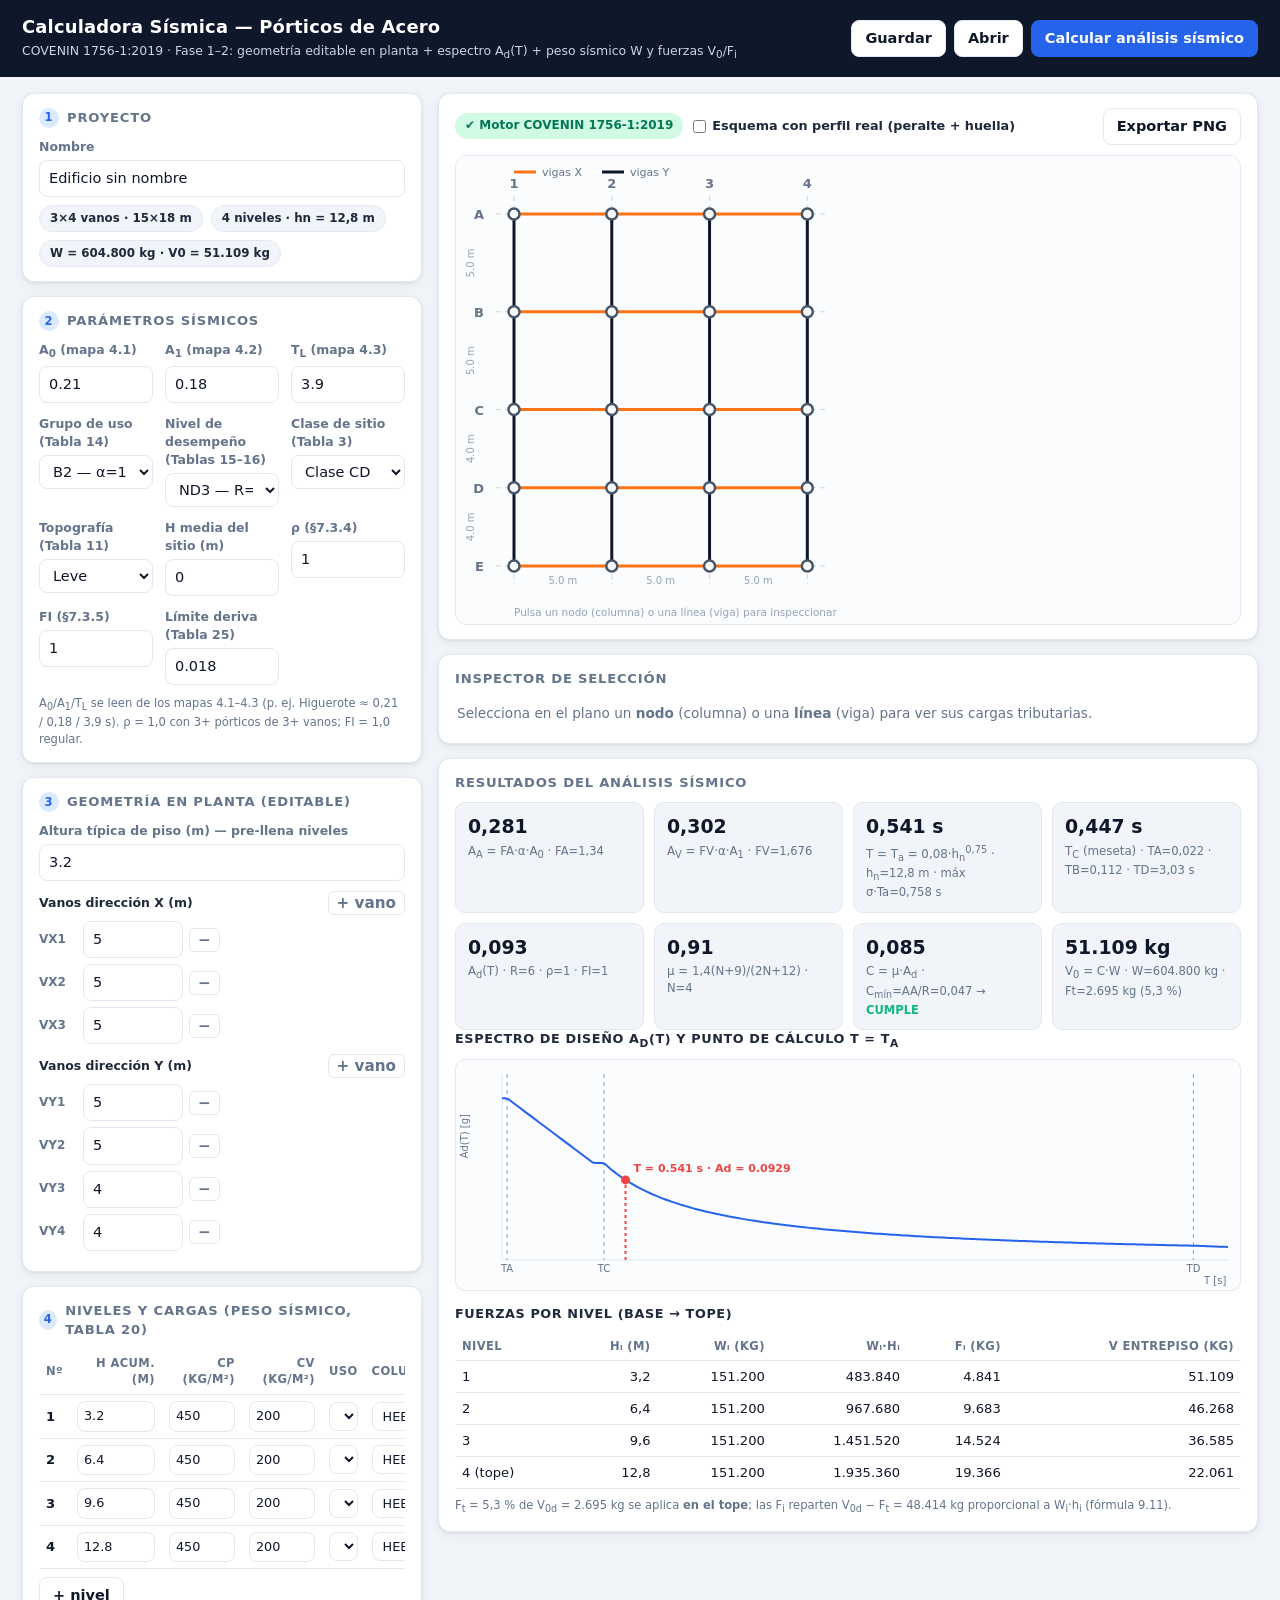
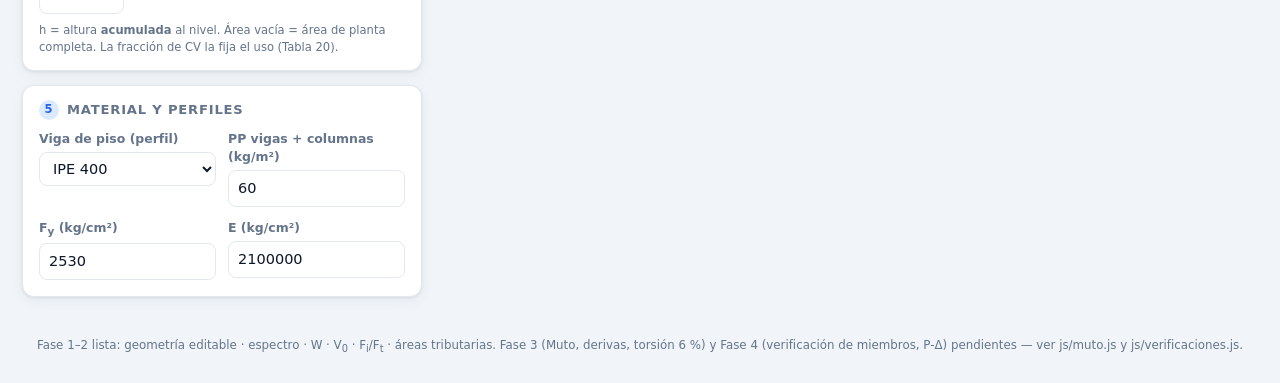
<file: ACERO/calculadora-sismica/index.html>
<!DOCTYPE html>
<html lang="es">
<head>
  <meta charset="UTF-8">
  <meta name="viewport" content="width=device-width, initial-scale=1.0">
  <title>Calculadora Sísmica · Pórticos de Acero · COVENIN 1756-1:2019</title>
  <link rel="stylesheet" href="css/styles.css">
</head>
<body>

<header>
  <div>
    <h1>Calculadora Sísmica — Pórticos de Acero</h1>
    <div class="sub">COVENIN 1756-1:2019 · Fase 1–2: geometría editable en planta + espectro A<sub>d</sub>(T) + peso sísmico W y fuerzas V<sub>0</sub>/F<sub>i</sub></div>
  </div>
  <div class="acciones">
    <button id="btn-guardar" title="Descargar proyecto .json">Guardar</button>
    <button id="btn-abrir" title="Abrir proyecto .json">Abrir</button>
    <input type="file" id="file-abrir" accept=".json,application/json" hidden>
    <button id="btn-calcular" class="primario">Calcular análisis sísmico</button>
  </div>
</header>

<main>

  <!-- ==================== PANEL DE ENTRADAS ==================== -->
  <aside>

    <div class="card">
      <h2><span class="num">1</span> Proyecto</h2>
      <label class="campo" for="in-proyecto">Nombre</label>
      <input type="text" id="in-proyecto" placeholder="Edificio sin nombre">
      <div class="chips">
        <span class="chip" id="chip-geo">—</span>
        <span class="chip" id="chip-niv">—</span>
        <span class="chip" id="chip-w">W = — · V0 = —</span>
      </div>
    </div>

    <div class="card">
      <h2><span class="num">2</span> Parámetros sísmicos</h2>
      <div class="grid3">
        <div class="caja-campo">
          <label class="campo" for="s-A0">A<sub>0</sub> (mapa 4.1)</label>
          <input type="number" id="s-A0" step="0.01" min="0">
        </div>
        <div class="caja-campo">
          <label class="campo" for="s-A1">A<sub>1</sub> (mapa 4.2)</label>
          <input type="number" id="s-A1" step="0.01" min="0">
        </div>
        <div class="caja-campo">
          <label class="campo" for="s-TL">T<sub>L</sub> (mapa 4.3)</label>
          <input type="number" id="s-TL" step="0.1" min="0">
        </div>
        <div class="caja-campo">
          <label class="campo" for="s-grupo">Grupo de uso (Tabla 14)</label>
          <select id="s-grupo"></select>
        </div>
        <div class="caja-campo">
          <label class="campo" for="s-nd">Nivel de desempeño (Tablas 15–16)</label>
          <select id="s-nd"></select>
        </div>
        <div class="caja-campo">
          <label class="campo" for="s-sitio">Clase de sitio (Tabla 3)</label>
          <select id="s-sitio"></select>
        </div>
        <div class="caja-campo">
          <label class="campo" for="s-topo">Topografía (Tabla 11)</label>
          <select id="s-topo"></select>
        </div>
        <div class="caja-campo">
          <label class="campo" for="s-H">H media del sitio (m)</label>
          <input type="number" id="s-H" step="10" min="0">
        </div>
        <div class="caja-campo">
          <label class="campo" for="s-rho">ρ (§7.3.4)</label>
          <input type="number" id="s-rho" step="0.1" min="1">
        </div>
        <div class="caja-campo">
          <label class="campo" for="s-FI">FI (§7.3.5)</label>
          <input type="number" id="s-FI" step="0.05" min="1">
        </div>
        <div class="caja-campo">
          <label class="campo" for="s-tabique">Límite deriva (Tabla 25)</label>
          <input type="number" id="s-tabique" step="0.001" min="0.001">
        </div>
      </div>
      <p class="mini" style="margin-top:8px">A<sub>0</sub>/A<sub>1</sub>/T<sub>L</sub> se leen de los mapas 4.1–4.3 (p. ej. Higuerote ≈ 0,21 / 0,18 / 3,9 s). ρ = 1,0 con 3+ pórticos de 3+ vanos; FI = 1,0 regular.</p>
    </div>

    <div class="card">
      <h2><span class="num">3</span> Geometría en planta (editable)</h2>
      <div class="caja-campo">
        <label class="campo" for="g-hpiso">Altura típica de piso (m) — pre-llena niveles</label>
        <input type="number" id="g-hpiso" step="0.05" min="1">
      </div>
      <div class="lista-titulo"><span>Vanos dirección X (m)</span>
        <button id="btn-vx-add" class="btn-micro" title="Agregar vano X">+ vano</button></div>
      <div id="lista-vx"></div>
      <div class="lista-titulo"><span>Vanos dirección Y (m)</span>
        <button id="btn-vy-add" class="btn-micro" title="Agregar vano Y">+ vano</button></div>
      <div id="lista-vy"></div>
    </div>

    <div class="card">
      <h2><span class="num">4</span> Niveles y cargas (peso sísmico, Tabla 20)</h2>
      <div class="tabla-scroll">
        <table>
          <thead>
            <tr><th>Nº</th><th>h acum. (m)</th><th>CP (kg/m²)</th><th>CV (kg/m²)</th><th>Uso</th><th>Columna</th><th>Área W (m²)</th><th></th></tr>
          </thead>
          <tbody id="cuerpo-niveles"></tbody>
        </table>
      </div>
      <div style="margin-top:8px"><button id="btn-nivel-add">+ nivel</button></div>
      <p class="mini" style="margin-top:8px">h = altura <b>acumulada</b> al nivel. Área vacía = área de planta completa. La fracción de CV la fija el uso (Tabla 20).</p>
    </div>

    <div class="card">
      <h2><span class="num">5</span> Material y perfiles</h2>
      <div class="grid2">
        <div class="caja-campo">
          <label class="campo" for="m-viga">Viga de piso (perfil)</label>
          <select id="m-viga"></select>
        </div>
        <div class="caja-campo">
          <label class="campo" for="m-ppest">PP vigas + columnas (kg/m²)</label>
          <input type="number" id="m-ppest" step="5" min="0">
        </div>
        <div class="caja-campo">
          <label class="campo" for="m-Fy">F<sub>y</sub> (kg/cm²)</label>
          <input type="number" id="m-Fy" step="10" min="0">
        </div>
        <div class="caja-campo">
          <label class="campo" for="m-E">E (kg/cm²)</label>
          <input type="number" id="m-E" step="10000" min="0">
        </div>
      </div>
    </div>

  </aside>

  <!-- ==================== VISOR Y RESULTADOS ==================== -->
  <section id="vis">

    <div class="card">
      <div class="toolbar">
        <span class="badge" id="badge-motor">—</span>
        <label class="check"><input type="checkbox" id="toggle-perfil-real"> Esquema con perfil real (peralte + huella)</label>
        <span style="flex:1"></span>
        <button id="btn-png" title="Descargar la planta como PNG">Exportar PNG</button>
      </div>
      <div id="wrap-planta" style="margin-top:10px">
        <canvas id="planta"></canvas>
      </div>
    </div>

    <div class="card">
      <h2>Inspector de selección</h2>
      <div id="inspector"></div>
    </div>

    <div class="card" id="resultados">
      <h2>Resultados del análisis sísmico</h2>
      <div id="kpis" class="kpis"></div>

      <h3>Espectro de diseño A<sub>d</sub>(T) y punto de cálculo T = T<sub>a</sub></h3>
      <div id="espectro-wrap"><canvas id="espectro"></canvas></div>

      <h3>Fuerzas por nivel (base → tope)</h3>
      <div class="tabla-scroll">
        <table>
          <thead>
            <tr><th>Nivel</th><th>hᵢ (m)</th><th>Wᵢ (kg)</th><th>Wᵢ·hᵢ</th><th>Fᵢ (kg)</th><th>V entrepiso (kg)</th></tr>
          </thead>
          <tbody id="tabla-fuerzas"></tbody>
        </table>
      </div>
      <p class="mini" id="ft-nota" style="margin-top:8px"></p>
    </div>

  </section>
</main>

<footer>
  Fase 1–2 lista: geometría editable · espectro · W · V<sub>0</sub> · F<sub>i</sub>/F<sub>t</sub> · áreas tributarias.
  Fase 3 (Muto, derivas, torsión 6 %) y Fase 4 (verificación de miembros, P-Δ) pendientes — ver js/muto.js y js/verificaciones.js.
</footer>

<!-- Orden de carga: catálogo → motor → stubs → estado → canvas → orquestador -->
<script src="js/datos_perfiles.js" defer></script>
<script src="js/covenin1756.js" defer></script>
<script src="js/muto.js" defer></script>
<script src="js/verificaciones.js" defer></script>
<script src="js/estado.js" defer></script>
<script src="js/canvas_planta.js" defer></script>
<script src="js/app.js" defer></script>
</body>
</html>
</file>
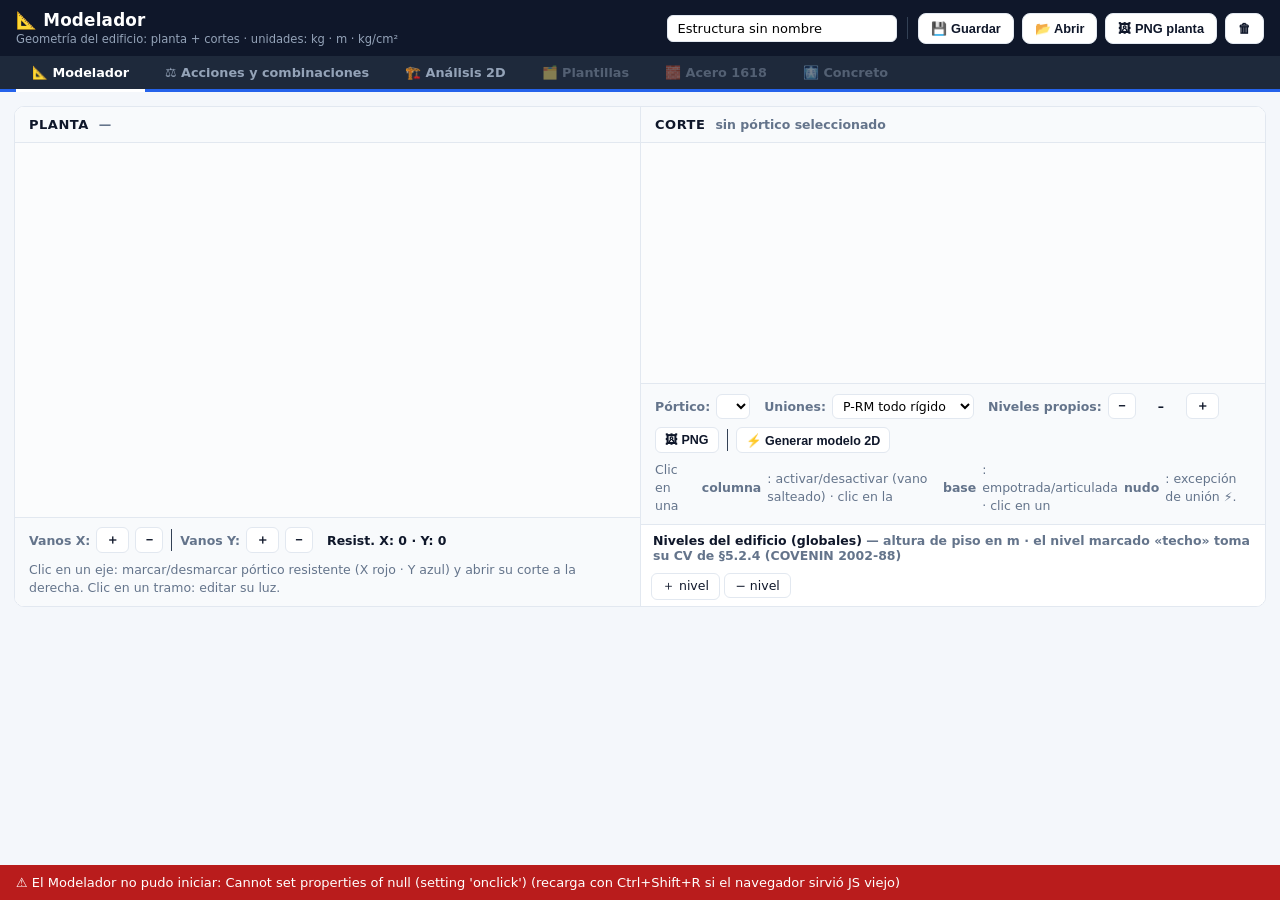
<file: analisis-2d/frontend/modelador.html>
<!DOCTYPE html>
<html lang="es">
<head>
  <meta charset="UTF-8">
  <meta http-equiv="Cache-Control" content="no-cache">
  <meta name="viewport" content="width=device-width, initial-scale=1.0">
  <title>Modelador · Planta y cortes</title>
  <link rel="stylesheet" href="css/styles.css?v=20260927i">
  <link rel="stylesheet" href="css/modelador.css?v=20260927j">
  <script>
  /* diagnóstico global: cualquier error JS (incl. SyntaxError de navegadores
     viejos) muestra un banner rojo — ES5, corre antes que todos los módulos */
  window.onerror = function (msj, src, linea) {
    var d = document.getElementById('banner-error');
    var archivo = (src || '?').split('/').pop();
    var t = '⚠ Error de la interfaz: ' + msj + '  [' + archivo + ':' + linea + ']';
    if (window.console && console.error) console.error(t);
    if (d) { d.textContent = t; d.style.display = 'block'; }
    return false;
  };
  </script>
</head>
<body>

<div id="banner-error" style="display:none;position:fixed;left:0;right:0;top:0;z-index:99999;background:#b91c1c;color:#fff;padding:8px 14px;font:13px monospace"></div>


<header>
  <div class="marca">
    <h1>📐 Modelador</h1>
    <div class="sub">Geometría del edificio: planta + cortes · unidades: kg · m · kg/cm²</div>
  </div>
  <div class="acciones">
    <input id="inp-titulo" type="text" value="Estructura sin nombre"
           title="Nombre de la estructura" spellcheck="false">
    <span class="sep"></span>
    <button id="btn-guardar" title="Descargar geometría .json">💾 Guardar</button>
    <button id="btn-abrir" title="Abrir geometría .json">📂 Abrir</button>
    <input type="file" id="file-abrir" accept=".json,application/json" hidden>
    <button id="btn-png-planta" title="Exportar planta a PNG (memoria de cálculo)">🖼 PNG planta</button>
    <button id="btn-limpiar" title="Borrar todo el modelador">🗑</button>
  </div>
</header>

<nav class="app-tabs">
  <a href="/modelador.html" class="activo">📐 Modelador</a>
  <a href="/acciones.html">⚖️ Acciones y combinaciones</a>
  <a href="/">🏗️ Análisis 2D</a>
  <span class="desactivado" title="Fase 3">🗂️ Plantillas</span>
  <span class="desactivado" title="Fase 4">🧱 Acero 1618</span>
  <span class="desactivado" title="Fase 5">🩻 Concreto</span>
</nav>

<div class="modelador-layout">

  <!-- cuadro dividido: PLANTA | CORTE en una sola tarjeta -->
  <div class="par-lienzos">
  <!-- ══════════ IZQUIERDA: PLANTA ══════════ -->
  <section class="panel panel-planta">
    <div class="panel-cabecera">
      <b>PLANTA</b>
      <span id="lbl-planta" class="mini-rotulo">—</span>
    </div>

    <div class="lienzo-wrap" id="wrap-planta">
      <canvas id="cv-planta"></canvas>
    </div>

    <div class="panel-controles">
      <div class="grupo">
        <span class="mini-rotulo">Vanos X:</span>
        <button id="btn-mas-lx" title="Añadir vano en X">＋</button>
        <button id="btn-menos-lx" title="Eliminar el último vano en X">−</button>
        <span class="sep"></span>
        <span class="mini-rotulo">Vanos Y:</span>
        <button id="btn-mas-ly" title="Añadir vano en Y">＋</button>
        <button id="btn-menos-ly" title="Eliminar el último vano en Y">−</button>
      </div>
      <div class="grupo">
        <span id="lbl-resistentes" class="conteo-resistentes">Resist. X: 0 · Y: 0</span>
        <span id="aviso-rho" class="aviso-rho oculto"
              title="COVENIN 1756-1 §6.3, Tabla 13">⚠ &lt;2 resistentes</span>
      </div>
      <div class="grupo ayuda">
        Clic en un eje: marcar/desmarcar pórtico resistente (X rojo · Y azul) y
        abrir su corte a la derecha. Clic en un tramo: editar su luz.
      </div>
    </div>
  </section>

  <!-- ══════════ DERECHA: CORTE ══════════ -->
  <section class="panel panel-corte">
    <div class="panel-cabecera">
      <b>CORTE</b>
      <span id="lbl-corte" class="mini-rotulo">sin pórtico seleccionado</span>
    </div>
    <div class="lienzo-wrap lienzo-corte" id="wrap-corte">
      <canvas id="cv-corte"></canvas>
    </div>
    <div class="panel-controles">
      <div class="grupo">
        <span class="mini-rotulo">Pórtico:</span>
        <select id="sel-corte" title="Eje resistente abierto en el corte"></select>
      </div>
      <div class="grupo">
        <span class="mini-rotulo">Uniones:</span>
        <select id="sel-patron" title="Patrón de uniones (aplicable a todo el pórtico)">
          <option value="pr_momento">P-RM todo rígido</option>
          <option value="vigas_articuladas">Vigas articuladas</option>
          <option value="todo_articulado">Todo articulado</option>
        </select>
      </div>
      <div class="grupo">
        <span class="mini-rotulo">Niveles propios:</span>
        <button id="btn-menos-np" title="Este pórtico baja un nivel">−</button>
        <b id="lbl-np">–</b>
        <button id="btn-mas-np" title="Restaurar un nivel propio">＋</button>
      </div>
      <div class="grupo">
        <button id="btn-png-corte" title="Exportar el corte a PNG">🖼 PNG</button>
        <span class="sep"></span>
        <button id="btn-generar-2d" class="primario"
                title="Crea el modelo 2D de este pórtico (nudos, barras, apoyos y liberaciones) y lo abre en Análisis 2D con las cargas aplicadas">⚡ Generar modelo 2D</button>
      </div>
      <div class="grupo ayuda" id="ayuda-corte">
        Clic en una <b>columna</b>: activar/desactivar (vano salteado) ·
        clic en la <b>base</b>: empotrada/articulada · clic en un
        <b>nudo</b>: excepción de unión ⚡.
      </div>
    </div>
    <div class="subpanel">
      <div class="subpanel-titulo">Niveles del edificio (globales)
        <span class="mini-rotulo">— altura de piso en m · el nivel marcado
        «techo» toma su CV de §5.2.4 (COVENIN 2002-88)</span></div>
      <div class="tabla-compacta" id="tabla-niveles-m"></div>
      <div class="grupo" style="padding: 6px 10px;">
        <button id="btn-mas-nivel" title="Añadir nivel arriba">＋ nivel</button>
        <button id="btn-menos-nivel" title="Quitar el nivel más alto">− nivel</button>
      </div>
    </div>
  </section>
  </div><!-- /.par-lienzos -->

</div>

<script src="js/modelador.js?v=20260927i"></script>
</body>
</html>
</file>
<file: ACERO/calculadora-sismica/css/styles.css>
/* ================================================================
   styles.css — Calculadora Sísmica (Fase 1–2)
   Paleta basada en los archivos auditados (Inter/Inter-like system
   stack, azul #2563eb, vigas X naranja, selección violeta).
   Sin fuentes externas → 100 % offline.
   ================================================================ */

:root {
  --bg: #f1f5f9;
  --card: #ffffff;
  --ink: #0f172a;
  --ink-2: #1e293b;
  --muted: #64748b;
  --line: #e2e8f0;
  --accent: #2563eb;
  --accent-soft: #dbeafe;
  --vigax: #f97316;
  --sel: #8b5cf6;
  --ok: #10b981;
  --mal: #ef4444;
  --warn: #f59e0b;
  --radio: 12px;
  --sombra: 0 1px 3px rgba(15, 23, 42, .08), 0 4px 14px rgba(15, 23, 42, .05);
}

* { box-sizing: border-box; margin: 0; padding: 0; }

body {
  font-family: system-ui, -apple-system, "Segoe UI", Roboto, sans-serif;
  background: var(--bg);
  color: var(--ink);
  font-size: 14.5px;
  line-height: 1.45;
}

/* ---------- cabecera ---------- */

header {
  background: var(--ink);
  color: #fff;
  padding: 14px 22px;
  display: flex;
  flex-wrap: wrap;
  gap: 12px;
  align-items: center;
  justify-content: space-between;
}
header h1 { font-size: 1.12rem; font-weight: 800; letter-spacing: .2px; }
header .sub { font-size: .78rem; color: #cbd5e1; margin-top: 2px; }
header .acciones { display: flex; gap: 8px; flex-wrap: wrap; }

/* ---------- estructura ---------- */

main {
  display: grid;
  grid-template-columns: 400px 1fr;
  gap: 16px;
  padding: 16px 22px 30px;
  max-width: 1500px;
  margin: 0 auto;
}
aside { display: flex; flex-direction: column; gap: 14px; }
section#vis { display: flex; flex-direction: column; gap: 14px; min-width: 0; }

.card {
  background: var(--card);
  border: 1px solid var(--line);
  border-radius: var(--radio);
  box-shadow: var(--sombra);
  padding: 14px 16px;
}
.card h2 {
  font-size: .82rem;
  text-transform: uppercase;
  letter-spacing: .8px;
  color: var(--muted);
  margin-bottom: 10px;
  display: flex; align-items: center; gap: 8px;
}
.card h2 .num {
  background: var(--accent-soft); color: var(--accent);
  width: 20px; height: 20px; border-radius: 50%;
  display: inline-flex; align-items: center; justify-content: center;
  font-size: .72rem; font-weight: 800;
}

/* ---------- controles ---------- */

label.campo { display: block; font-size: .78rem; color: var(--muted); margin-bottom: 4px; font-weight: 600; }
.mini { font-size: .72rem; color: var(--muted); }

.grid2 { display: grid; grid-template-columns: 1fr 1fr; gap: 10px 12px; }
.grid3 { display: grid; grid-template-columns: 1fr 1fr 1fr; gap: 10px 12px; }
.caja-campo { margin-bottom: 2px; }

input[type="number"], input[type="text"], select {
  width: 100%;
  padding: 7px 9px;
  border: 1.5px solid var(--line);
  border-radius: 8px;
  font: inherit;
  color: var(--ink);
  background: #fff;
}
input:focus, select:focus { outline: none; border-color: var(--accent); }
input:disabled { background: var(--bg); }

button {
  font: inherit; font-weight: 700;
  border: 1.5px solid var(--line);
  background: #fff; color: var(--ink);
  border-radius: 8px;
  padding: 7px 13px;
  cursor: pointer;
  transition: background .15s, border-color .15s;
}
button:hover { border-color: var(--accent); color: var(--accent); }
button.primario { background: var(--accent); border-color: var(--accent); color: #fff; }
button.primario:hover { background: #1d4ed8; color: #fff; }
button.btn-micro {
  padding: 2px 8px; font-size: .95rem; line-height: 1.2;
  border-radius: 6px; color: var(--muted);
}
button:disabled { opacity: .45; cursor: not-allowed; }

/* ---------- grillas de vanos ---------- */

.fila-vano { display: flex; align-items: center; gap: 6px; margin-bottom: 6px; }
.fila-vano .etq {
  width: 38px; font-size: .75rem; font-weight: 800; color: var(--muted);
}
.fila-vano input { width: 100px; }
.lista-titulo {
  display: flex; justify-content: space-between; align-items: center;
  margin: 10px 0 6px; font-size: .78rem; font-weight: 800; color: var(--ink-2);
}

/* ---------- tabla de niveles ---------- */

.tabla-scroll { overflow-x: auto; }
table { border-collapse: collapse; width: 100%; }
table th, table td { padding: 6px 7px; border-bottom: 1px solid var(--line); text-align: right; font-size: .82rem; }
table th { color: var(--muted); font-size: .72rem; text-transform: uppercase; letter-spacing: .4px; }
table td:first-child, table th:first-child { text-align: left; }
#cuerpo-niveles input, #cuerpo-niveles select { padding: 5px 6px; font-size: .8rem; }
#cuerpo-niveles td:nth-child(1) { width: 26px; font-weight: 700; }
#cuerpo-niveles input[data-campo="h"] { width: 78px; }
#cuerpo-niveles input[data-campo="cp"], #cuerpo-niveles input[data-campo="cv"] { width: 66px; }
#cuerpo-niveles input[data-campo="area"] { width: 74px; }

/* ---------- visor ---------- */

.toolbar {
  display: flex; flex-wrap: wrap; gap: 10px; align-items: center;
}
.badge {
  font-size: .75rem; font-weight: 800;
  padding: 4px 10px; border-radius: 999px;
  background: var(--accent-soft); color: var(--accent);
}
.badge.ok { background: #d1fae5; color: #047857; }
.badge.warn { background: #fef3c7; color: #b45309; }
.badge.error { background: #fee2e2; color: #b91c1c; }
.check { font-size: .8rem; font-weight: 600; color: var(--ink-2); display: inline-flex; gap: 6px; align-items: center; }

#wrap-planta {
  height: 470px;
  border: 1px solid var(--line);
  border-radius: var(--radio);
  background: #fbfcfd;
  overflow: hidden;
  position: relative;
}
#planta { display: block; touch-action: none; }

.chips { display: flex; flex-wrap: wrap; gap: 8px; margin-top: 8px; }
.chip {
  font-size: .74rem; font-weight: 700; color: var(--ink-2);
  background: var(--bg); border: 1px solid var(--line);
  border-radius: 999px; padding: 4px 10px;
}

/* ---------- inspector ---------- */

.insp-titulo { font-weight: 800; font-size: .88rem; display: flex; align-items: center; gap: 8px; flex-wrap: wrap; }
.pill {
  background: var(--sel); color: #fff;
  font-size: .7rem; border-radius: 999px; padding: 2px 9px; font-weight: 800;
}
.insp-datos { font-size: .82rem; color: var(--ink-2); margin: 6px 0 8px; }
.mini-tabla { margin: 6px 0; }
.mini-tabla tfoot td { font-weight: 800; background: var(--bg); }
.vacio { color: var(--muted); font-size: .85rem; padding: 6px 2px; }

/* ---------- resultados ---------- */

.kpis {
  display: grid;
  grid-template-columns: repeat(auto-fit, minmax(185px, 1fr));
  gap: 10px;
}
.kpi {
  background: var(--bg);
  border: 1px solid var(--line);
  border-radius: 10px;
  padding: 10px 12px;
}
.kpi .v { font-size: 1.18rem; font-weight: 800; color: var(--ink); }
.kpi .l { font-size: .74rem; color: var(--muted); margin-top: 2px; }
.ok { color: var(--ok); font-weight: 800; }
.mal { color: var(--mal); font-weight: 800; }

#espectro-wrap { border: 1px solid var(--line); border-radius: 10px; background: #fbfcfd; margin-top: 8px; }
#espectro { display: block; }

.card h3 { font-size: .8rem; text-transform: uppercase; letter-spacing: .6px; color: var(--ink-2); margin: 14px 0 8px; }
.card h3:first-of-type { margin-top: 0; }

footer {
  text-align: center;
  font-size: .74rem;
  color: var(--muted);
  padding: 10px 20px 26px;
}

/* ---------- responsive ---------- */

@media (max-width: 1020px) {
  main { grid-template-columns: 1fr; }
  aside { order: 2; }
  section#vis { order: 1; }
  #wrap-planta { height: 380px; }
}
</file>
<file: analisis-2d/frontend/css/styles.css>
/* ================================================================
   styles.css — Análisis Estructural 2D
   Estética coherente con las calculadoras del repo:
   fondo claro, tarjetas blancas, acento azul #2563eb.
   ================================================================ */

:root {
  --bg: #f4f7fb;
  --borde: #e2e8f0;
  --texto: #0f172a;
  --texto2: #64748b;
  --azul: #2563eb;
  --azul-osc: #1d4ed8;
  --rojo: #dc2626;
  --verde: #059669;
  --tarjeta: #ffffff;
}

* { box-sizing: border-box; margin: 0; padding: 0; }

html, body { height: 100%; }

body {
  font-family: system-ui, -apple-system, 'Segoe UI', Roboto, sans-serif;
  background: var(--bg);
  color: var(--texto);
  display: flex;
  flex-direction: column;
  height: 100vh;
  overflow-x: hidden;
  overflow-y: auto;   /* si el contenido crece, la página baja */
  font-size: 14px;
}

/* ---------------- cabecera ---------------- */
header {
  display: flex;
  align-items: center;
  justify-content: space-between;
  gap: 12px;
  padding: 10px 16px;
  background: #0f172a;
  color: #fff;
  flex-wrap: wrap;
}
header h1 { font-size: 1.05rem; font-weight: 800; letter-spacing: .2px; }
header .sub { font-size: .72rem; color: #94a3b8; margin-top: 2px; }
.acciones { display: flex; align-items: center; gap: 8px; flex-wrap: wrap; }
.acciones select {
  max-width: 240px;
  padding: 7px 8px;
  border-radius: 8px;
  border: 1px solid #334155;
  background: #1e293b;
  color: #e2e8f0;
  font-size: .8rem;
}
.sep { width: 1px; height: 22px; background: #334155; margin: 0 2px; }

button {
  border: 1px solid var(--borde);
  background: #fff;
  color: var(--texto);
  padding: 7px 12px;
  border-radius: 8px;
  font-weight: 700;
  font-size: .8rem;
  cursor: pointer;
  transition: all .12s;
}
button:hover { border-color: var(--azul); color: var(--azul-osc); }
button.primario { background: var(--azul); border-color: var(--azul); color: #fff; }
button.primario:hover { background: var(--azul-osc); color: #fff; }
button.peligro { background: #fef2f2; border-color: #fecaca; color: var(--rojo); }
button.peligro:hover { background: #fee2e2; }
button.suave { background: #f8fafc; font-weight: 600; }
button.ancho { width: 100%; margin-top: 8px; }

/* ---------------- barra de herramientas ---------------- */
#toolbar {
  display: flex;
  align-items: center;
  gap: 10px;
  padding: 7px 12px;
  background: #fff;
  border-bottom: 1px solid var(--borde);
  flex-wrap: wrap;
}
#toolbar .grupo { display: flex; align-items: center; gap: 6px; }
#toolbar .grupo.crece { flex: 1; }
#modos button {
  display: flex; align-items: center; gap: 6px;
  font-size: .78rem;
  padding: 6px 10px;
  border-radius: 8px;
}
#modos button .ico { font-size: .9rem; }
#modos button.activo { background: var(--azul); border-color: var(--azul); color: #fff; }
#modos button.activo:hover { color: #fff; }
.mini-rotulo { font-size: .72rem; font-weight: 700; color: var(--texto2); }
.check { display: inline-flex; align-items: center; gap: 4px; font-size: .78rem; font-weight: 600; color: var(--texto2); cursor: pointer; }
.check input { accent-color: var(--azul); }

/* ---------------- distribución principal ---------------- */
main {
  flex: 1;
  display: grid;
  grid-template-columns: 280px 1fr 330px;
  gap: 10px;
  padding: 10px;
  min-height: 0;
}

aside { overflow-y: auto; display: flex; flex-direction: column; gap: 10px; min-height: 0; }

/* ---------------- tarjetas ---------------- */
.card {
  background: var(--tarjeta);
  border: 1px solid var(--borde);
  border-radius: 12px;
  padding: 12px;
}
.card h2 {
  font-size: .74rem;
  font-weight: 800;
  text-transform: uppercase;
  letter-spacing: .4px;
  color: var(--texto);
  border-left: 3px solid var(--azul);
  padding-left: 8px;
  margin-bottom: 10px;
  display: flex; align-items: center; gap: 6px;
}
.card h2 .num {
  background: var(--azul); color: #fff;
  width: 18px; height: 18px; border-radius: 50%;
  display: inline-flex; align-items: center; justify-content: center;
  font-size: .68rem; flex: none;
}

.campo { display: block; font-size: .72rem; font-weight: 700; color: var(--texto2); margin-bottom: 8px; }
.campo input, .campo select {
  display: block;
  width: 100%;
  margin-top: 3px;
  padding: 7px 8px;
  border: 1px solid var(--borde);
  border-radius: 7px;
  font-size: .85rem;
  font-weight: 600;
  color: var(--texto);
  background: #fff;
  outline: none;
}
.campo input:focus, .campo select:focus { border-color: var(--azul); }
.fila { display: flex; justify-content: space-between; align-items: center; font-size: .8rem; margin-bottom: 6px; color: var(--texto2); }
.fila b { color: var(--texto); }
.fila-2 { display: grid; grid-template-columns: 1fr 1fr; gap: 8px; }
.mini { font-size: .7rem; color: var(--texto2); line-height: 1.45; margin-top: 6px; }

.chips { display: flex; flex-wrap: wrap; gap: 6px; margin: 8px 0; }
.chip {
  background: #f1f5f9;
  border: 1px solid var(--borde);
  border-radius: 20px;
  padding: 4px 10px;
  font-size: .72rem;
  font-weight: 600;
  color: var(--texto2);
}
.chip b { color: var(--texto); }

.oculto { display: none !important; }

/* ---------------- lienzo ---------------- */
#lienzo-wrap {
  position: relative;
  background: #fff;
  border: 1px solid var(--borde);
  border-radius: 12px;
  overflow: hidden;
  min-width: 0;
  min-height: 0;
}
#lienzo { display: block; cursor: crosshair; }
#lienzo-wrap:has(#lienzo:hover) { cursor: crosshair; }

#status-bar {
  position: absolute;
  left: 0; right: 0; bottom: 0;
  display: flex;
  align-items: center;
  gap: 14px;
  padding: 4px 12px;
  background: rgba(15, 23, 42, .85);
  color: #cbd5e1;
  font-size: .7rem;
  font-weight: 600;
  pointer-events: none;
}
#status-bar .crece { flex: 1; }

#toast {
  position: absolute;
  top: 14px; left: 50%;
  transform: translateX(-50%) translateY(-8px);
  background: #0f172a;
  color: #fff;
  padding: 8px 16px;
  border-radius: 20px;
  font-size: .78rem;
  font-weight: 700;
  opacity: 0;
  pointer-events: none;
  transition: all .25s;
}
#toast.visible { opacity: 1; transform: translateX(-50%) translateY(0); }

/* ---------------- panel de resultados ---------------- */
.kpis {
  display: grid;
  grid-template-columns: 1fr 1fr;
  gap: 8px;
}
.kpi {
  background: var(--tarjeta);
  border: 1px solid var(--borde);
  border-radius: 10px;
  padding: 8px 10px;
}
.kpi-rotulo { display: block; font-size: .66rem; font-weight: 800; text-transform: uppercase; color: var(--texto2); }
.kpi-valor { display: block; font-size: .92rem; font-weight: 800; margin-top: 2px; }
.kpi-valor.bien { color: var(--verde); }
.kpi-valor.mal { color: var(--rojo); }

.caja-error {
  background: #fef2f2;
  border: 1px solid #fecaca;
  border-radius: 10px;
  padding: 10px 12px;
  font-size: .78rem;
  color: #991b1b;
}
.caja-error b { display: block; margin-bottom: 4px; }
.caja-avisos {
  background: #fffbeb;
  border: 1px solid #fde68a;
  border-radius: 10px;
  padding: 10px 12px;
  font-size: .76rem;
  color: #92400e;
}
.caja-avisos b { display: block; margin-bottom: 4px; }

.tabs {
  display: flex;
  background: #fff;
  border: 1px solid var(--borde);
  border-radius: 10px;
  overflow: hidden;
}
.tab {
  flex: 1;
  border: none;
  border-radius: 0;
  padding: 8px 4px;
  font-weight: 800;
  font-size: .74rem;
  color: var(--texto2);
  border-bottom: 3px solid transparent;
}
.tab.activo { color: var(--azul); border-bottom-color: var(--azul); }

.tabla-wrap {
  background: var(--tarjeta);
  border: 1px solid var(--borde);
  border-radius: 10px;
  overflow: auto;
  flex: 1;
  min-height: 120px;
}
table { width: 100%; border-collapse: collapse; font-size: .78rem; }
th {
  position: sticky; top: 0;
  background: #f8fafc;
  font-size: .68rem;
  text-transform: uppercase;
  color: var(--texto2);
  text-align: left;
  padding: 7px 8px;
  border-bottom: 1px solid var(--borde);
}
td { padding: 6px 8px; border-bottom: 1px solid #f1f5f9; }
td.num { text-align: right; font-variant-numeric: tabular-nums; font-weight: 600; }
td.vacio { text-align: center; color: var(--texto2); }
tr:hover td { background: #f8fafc; }

/* ---------------- responsive ---------------- */
@media (max-width: 1100px) {
  main { grid-template-columns: 240px 1fr; grid-template-rows: 1fr 300px; }
  #panel-der { grid-column: 1 / 3; flex-direction: row; flex-wrap: wrap; }
  #panel-der .kpis { flex: 1 1 100%; grid-template-columns: repeat(4, 1fr); }
  .tabla-wrap { flex: 1 1 30%; }
}
@media (max-width: 760px) {
  main { grid-template-columns: 1fr; grid-template-rows: auto 1fr auto; }
  #panel-der { grid-column: 1; }
  body { overflow: auto; }
  #lienzo-wrap { min-height: 60vh; }
}

/* ================================================================
   Pestañas de aplicación (Fase 2) y tablas de la pestaña Acciones
   ================================================================ */
.app-tabs {
  display: flex;
  align-items: center;
  gap: 4px;
  padding: 0 16px;
  background: #1e293b;
  border-bottom: 3px solid var(--azul);
}
.app-tabs a, .app-tabs span {
  padding: 9px 16px;
  font-size: .8rem;
  font-weight: 700;
  color: #94a3b8;
  text-decoration: none;
  border-bottom: 3px solid transparent;
  margin-bottom: -3px;
  cursor: pointer;
}
.app-tabs a:hover { color: #e2e8f0; }
.app-tabs a.activo { color: #fff; border-bottom-color: #fff; }
.app-tabs .desactivado { opacity: .45; cursor: not-allowed; }

.tabla-compacta table { width: 100%; border-collapse: collapse; font-size: .78rem; }
.tabla-compacta th {
  text-align: left; font-size: .72rem; text-transform: uppercase;
  color: var(--texto2); padding: 4px 6px; border-bottom: 1px solid var(--borde);
}
.tabla-compacta td { padding: 2px 6px; border-bottom: 1px solid #f1f5f9; }
.tabla-compacta input {
  width: 100%; padding: 4px 6px; border: 1px solid var(--borde);
  border-radius: 6px; font-size: .78rem; font-weight: 600; text-align: right;
  outline: none;
}
.tabla-compacta input:focus { border-color: var(--azul); }
.tabla-compacta .num { text-align: right; font-variant-numeric: tabular-nums; color: var(--texto2); }

.fila-3 { display: grid; grid-template-columns: 1fr 1fr 1fr; gap: 8px; }

.tabla-datos { width: 100%; border-collapse: collapse; font-size: .8rem; }
.tabla-datos th {
  text-align: left; font-size: .68rem; text-transform: uppercase;
  color: var(--texto2); padding: 5px 8px; border-bottom: 1px solid var(--borde);
}
.tabla-datos td { padding: 5px 8px; border-bottom: 1px solid #f1f5f9; }
.tabla-datos td.num, .tabla-datos th.num { text-align: right; font-variant-numeric: tabular-nums; }

.combo-fila {
  font-size: .72rem; line-height: 1.5; padding: 5px 8px;
  border-bottom: 1px dashed #e2e8f0; color: var(--texto2);
}
.combo-fila b { color: var(--texto); }

.env-celda { cursor: help; border-bottom: 1px dotted #94a3b8; }

#panel-centro {
  display: flex; flex-direction: column; gap: 10px;
  overflow-y: auto; min-width: 0; min-height: 0;
}
#espectro { width: 100%; display: block; }

/* ---- cargas por nivel (COVENIN 2002-88) · pestaña Acciones ---- */
.aviso-modelador {
  background: #fef3c7;
  border: 1px solid #fcd34d;
  color: #92400e;
  border-radius: 8px;
  padding: 8px 10px;
  font-size: 12.5px;
  margin-bottom: 8px;
}
.badge-techo {
  background: #dbeafe;
  color: #1d4ed8;
  border-radius: 6px;
  padding: 1px 6px;
  font-size: 10.5px;
  font-weight: 700;
  vertical-align: middle;
}
.tabla-compacta select {
  border: 1px solid var(--borde);
  border-radius: 5px;
  padding: 2px 4px;
  font: inherit;
  font-size: 12px;
  max-width: 150px;
}

/* ================================================================
   App única (SPA): vistas por pestaña + barras de sección
   ================================================================ */
.vista {
  display: none;
  flex: 1;
  min-height: 0;
  flex-direction: column;
}
.vista.activa { display: flex; overflow-y: auto; }
.vista main { flex: 1; min-height: 0; }

.barra-seccion {
  display: flex;
  align-items: center;
  gap: 8px;
  padding: 8px 14px;
  background: #fff;
  border-bottom: 1px solid var(--borde);
  flex-wrap: wrap;
}
.barra-seccion .mini { color: var(--texto2); font-size: 12px; }
</file>
<file: analisis-2d/frontend/css/modelador.css>
/* ================================================================
   modelador.css — Pestaña Modelador (planta | corte)
   Estética del resto de la app: fondo claro, tarjetas blancas,
   acento azul #2563eb · pórticos X rojo · pórticos Y azul.
   ================================================================ */

/* la barra de herramientas queda fija mientras la vista baja a Acciones */
#vista-modelador .barra-seccion {
  position: sticky;
  top: 0;
  z-index: 5;
  background: var(--bg);
}

.modelador-layout {
  display: grid;
  grid-template-columns: 1fr;   /* apilado: PLANTA → CORTE → ACCIONES */
  gap: 14px;
  padding: 14px;
}
.modelador-layout > * { min-width: 0; }   /* anti-desborde del grid */

/* lienzos de altura estable en cualquier resolución (fallback fijo para
   navegadores sin clamp) */
#vista-modelador .lienzo-wrap { height: 320px; flex: none; }
#vista-modelador .lienzo-wrap { height: clamp(300px, 45vh, 560px); }

.panel {
  display: flex;
  flex-direction: column;
  background: var(--tarjeta);
  border: 1px solid var(--borde);
  border-radius: 10px;
  overflow: hidden;
  min-height: 0;
}

.panel-cabecera {
  display: flex;
  align-items: baseline;
  gap: 10px;
  padding: 10px 14px;
  border-bottom: 1px solid var(--borde);
  background: #f8fafc;
}
.panel-cabecera b { font-size: 13px; letter-spacing: .04em; }
.panel-cabecera .mini-rotulo { color: var(--texto2); font-size: 12.5px; }

.lienzo-wrap {
  flex: 1;
  min-height: 240px;
  position: relative;
  background: #fbfcfd;
}
.lienzo-wrap canvas { position: absolute; left: 0; top: 0; touch-action: none; }

.panel-controles {
  display: flex;
  flex-wrap: wrap;
  align-items: center;
  gap: 8px 14px;
  padding: 9px 14px;
  border-top: 1px solid var(--borde);
  background: #f8fafc;
}
.panel-controles .grupo {
  display: flex;
  align-items: center;
  gap: 6px;
}
.panel-controles .ayuda {
  color: var(--texto2);
  font-size: 12.5px;
  line-height: 1.45;
  flex-basis: 100%;
}
.panel-controles button {
  min-width: 28px; height: 26px;
  padding: 0 9px;
  border: 1px solid var(--borde);
  border-radius: 6px;
  background: #fff;
  cursor: pointer;
  font-weight: 700;
  font-size: 12.5px;
  color: var(--texto);
}
.panel-controles select {
  border: 1px solid var(--borde);
  border-radius: 6px;
  padding: 3px 6px;
  font: inherit;
  font-size: 12.5px;
  max-width: 200px;
  background: #fff;
}
#lbl-np { min-width: 38px; text-align: center; font-size: 12.5px; }
.panel-controles button:hover { border-color: var(--azul); color: var(--azul); }

.mini-rotulo { color: var(--texto2); font-size: 12.5px; }

.conteo-resistentes {
  font-size: 12.5px;
  font-weight: 600;
  color: var(--texto);
}

.aviso-rho {
  font-size: 12.5px;
  font-weight: 700;
  color: #92400e;
  background: #fef3c7;
  border: 1px solid #fcd34d;
  border-radius: 6px;
  padding: 2px 8px;
  cursor: help;
}

.oculto { display: none; }

/* input de título del header */
#inp-titulo {
  border: 1px solid var(--borde);
  border-radius: 6px;
  padding: 5px 9px;
  font: inherit;
  font-size: 13px;
  width: 230px;
}
#inp-titulo:focus { outline: 2px solid #93c5fd; border-color: var(--azul); }

/* subpanel de niveles dentro del panel corte */
.subpanel {
  border-top: 1px solid var(--borde);
  background: #fff;
  max-height: 220px;
  overflow: auto;
}
.subpanel-titulo {
  padding: 8px 12px 4px;
  font-size: 12.5px;
  font-weight: 700;
  color: var(--texto);
}
.subpanel .tabla-compacta table { width: 100%; border-collapse: collapse; }
.subpanel input[type="number"],
.subpanel input[type="text"],
.subpanel input:not([type]) {
  border: 1px solid var(--borde);
  border-radius: 5px;
  padding: 3px 6px;
  font: inherit;
  font-size: 12.5px;
}
.subpanel button {
  border: 1px solid var(--borde);
  border-radius: 6px;
  background: #fff;
  padding: 4px 10px;
  cursor: pointer;
  font: inherit;
  font-size: 12.5px;
}
.subpanel button:hover { border-color: var(--azul); color: var(--azul); }

/* ================================================================
   Pestaña única «Modelador + Acciones»: planta | corte | acciones
   ================================================================ */
/* ═══ cuadro dividido: PLANTA | CORTE comparten una sola tarjeta ═══ */
.par-lienzos {
  display: grid;
  grid-template-columns: 1fr 1fr;
  border: 1px solid var(--borde);
  border-radius: 10px;
  overflow: hidden;
  background: var(--tarjeta);
}
.par-lienzos .panel { border: none; border-radius: 0; min-width: 0; }
.par-lienzos .panel + .panel { border-left: 1px solid var(--borde); }
@media (max-width: 560px) {
  .par-lienzos { grid-template-columns: 1fr; }
  .par-lienzos .panel + .panel { border-left: none; border-top: 1px solid var(--borde); }
}

/* columna de Acciones: tarjetas con scroll propio; va SIEMPRE debajo
   del cuadro, a lo ancho, y sus tarjetas se reacomodan solas (1, 2, 3
   por fila) sin empujar nada */
.dock-acciones { overflow: hidden; }
.dock-cuerpo {
  overflow-y: auto;
  padding: 10px;
  display: grid;
  grid-template-columns: repeat(auto-fit, minmax(340px, 1fr));
  align-items: start;
}
.dock-cuerpo .card { margin: 0; }


/* las tablas del dock se desplazan DENTRO de su tarjeta, nunca
   empujan el ancho de la columna */
.dock-cuerpo .tabla-compacta { overflow-x: auto; }

/* ═══ modo aprendizaje: ¿por qué? + memoria de cálculo ═══ */
.btn-porque {
  display: inline-block;
  margin-left: 5px;
  min-width: 18px; height: 18px;
  border-radius: 50%;
  border: 1.5px solid var(--azul);
  color: var(--azul);
  background: #fff;
  font-size: 11px;
  font-weight: 800;
  line-height: 1;
  cursor: help;
  padding: 0;
  vertical-align: middle;
}
.btn-porque:hover { background: var(--azul); color: #fff; }
.popover-porque {
  position: absolute;
  z-index: 1000;
  max-width: 340px;
  background: #0f172a;
  color: #e2e8f0;
  border-radius: 10px;
  padding: 10px 12px;
  font-size: 12.5px;
  line-height: 1.45;
  box-shadow: 0 8px 24px rgba(2, 6, 23, .35);
}
.popover-porque .mem-f { margin-top: 6px; color: #fff; }
.popover-porque .mem-pq { color: #cbd5e1; }
#memoria-cuerpo .mem-sec { margin-bottom: 8px; }
.mem-sec-tit {
  width: 100%;
  text-align: left;
  background: #eff6ff;
  border: 1px solid var(--borde);
  border-radius: 8px;
  padding: 8px 10px;
  font-weight: 700;
  font-size: 12.5px;
  cursor: pointer;
  color: var(--texto);
}
.mem-sec-tit:hover { border-color: var(--azul); }
.mem-sec-cuerpo { padding: 4px 2px 8px 8px; }
.mem-paso {
  border-left: 3px solid var(--azul);
  padding: 6px 10px;
  margin: 8px 0;
  background: #f8fafc;
}
.mem-f { font-family: ui-monospace, monospace; font-weight: 700; }
.mem-s { font-family: ui-monospace, monospace; color: #334155; font-size: 12.5px; margin-top: 2px; }
.mem-r { font-weight: 700; color: #1d4ed8; margin-top: 2px; }
.mem-fuente {
  display: inline-block;
  background: #dbeafe;
  color: #1e3a8a;
  font-size: 12px;
  border-radius: 4px;
  padding: 1px 6px;
  font-weight: 600;
  margin-top: 4px;
}
.mem-pq { color: var(--texto2); font-size: 12.5px; margin: 4px 0 0; }

/* ═══ página de cálculo: secciones numeradas full-width ═══ */
#vista-modelador .pagina-modelador {
  max-width: 1280px;
  margin: 0 auto;
  padding: 2px 14px 26px;
  min-width: 0;
}
.sec {
  background: var(--tarjeta);
  border: 1px solid var(--borde);
  border-radius: 10px;
  margin-top: 16px;
  overflow: hidden;
  scroll-margin-top: 100px;
}
.sec-tit {
  display: flex;
  align-items: center;
  gap: 9px;
  padding: 10px 16px;
  border-bottom: 1px solid var(--borde);
  background: #f8fafc;
  flex-wrap: wrap;
}
.sec-num {
  flex: none;
  min-width: 21px;
  height: 21px;
  line-height: 21px;
  text-align: center;
  border-radius: 50%;
  background: var(--azul);
  color: #fff;
  font-size: 12.5px;
  font-weight: 800;
}
.sec-tit b { font-size: 13.5px; }
.sec-sub { color: var(--texto2); font-size: 12.5px; }
.sec-cuerpo { padding: 12px 16px 14px; }
.sec-cuerpo .card {
  border: none;
  background: transparent;
  padding: 0;
  margin: 0 0 6px;
}
.sec-cuerpo .card h2 { padding: 2px 0 8px; }

/* pares de tarjetas: espectro|fuerzas · opciones|combos · niveles|cargas */
.duo { display: grid; grid-template-columns: 1.4fr 1fr; gap: 14px; align-items: start; }
.duo-iguales { grid-template-columns: 1fr 1fr; }
@media (max-width: 860px) {
  .duo, .duo-iguales { grid-template-columns: 1fr; }
}

/* chips-índice sticky bajo la barra de herramientas */
.indice-secciones {
  position: sticky;
  top: 46px;
  z-index: 6;
  display: flex;
  gap: 6px;
  padding: 8px 14px;
  background: var(--bg);
  border-bottom: 1px solid var(--borde);
  overflow-x: auto;
}
.indice-secciones a {
  flex: none;
  display: inline-block;
  padding: 5px 11px;
  border: 1px solid var(--borde);
  border-radius: 999px;
  background: #fff;
  font-size: 12.5px;
  font-weight: 700;
  color: var(--texto2);
  text-decoration: none;
}
.indice-secciones a.activo { background: var(--azul); border-color: var(--azul); color: #fff; }

/* KPIs a lo ancho dentro de la sección de sismo */
.sec-cuerpo .kpis { margin-top: 10px; grid-template-columns: repeat(auto-fit, minmax(112px, 1fr)); }

/* memoria de cálculo a 2 columnas en pantallas anchas */
@media (min-width: 1000px) {
  #memoria-cuerpo .mem-sec-cuerpo { columns: 2; column-gap: 20px; }
}
#memoria-cuerpo .mem-paso {
  break-inside: avoid;
  -webkit-column-break-inside: avoid;
  page-break-inside: avoid;
}

/* el cuadro dividido dentro de la sección 1: sin marco doble */
.sec .par-lienzos { border: none; border-radius: 0; }

/* ---- ⑦ Acero 1618: badges de ratio y chips del optimizador ---- */
.rat {
  display: inline-block;
  padding: 1px 7px;
  border-radius: 999px;
  font-size: 11.5px;
  font-weight: 600;
  white-space: nowrap;
}
.rat-ok { background: #dcfce7; color: #166534; }
.rat-casi { background: #fef3c7; color: #92400e; }
.rat-mal { background: #fee2e2; color: #991b1b; }
.chip-optimo {
  display: inline-block;
  background: #eff6ff;
  border: 1px solid #bfdbfe;
  color: #1e3a8a;
  padding: 2px 10px;
  border-radius: 999px;
  font-size: 12px;
  margin: 4px 6px 4px 0;
}
.verifica-ok { color: #16a34a; font-weight: 700; text-align: center; }
.verifica-mal { color: #dc2626; font-weight: 700; text-align: center; }
#tabla-acero td { white-space: nowrap; }
</file>
